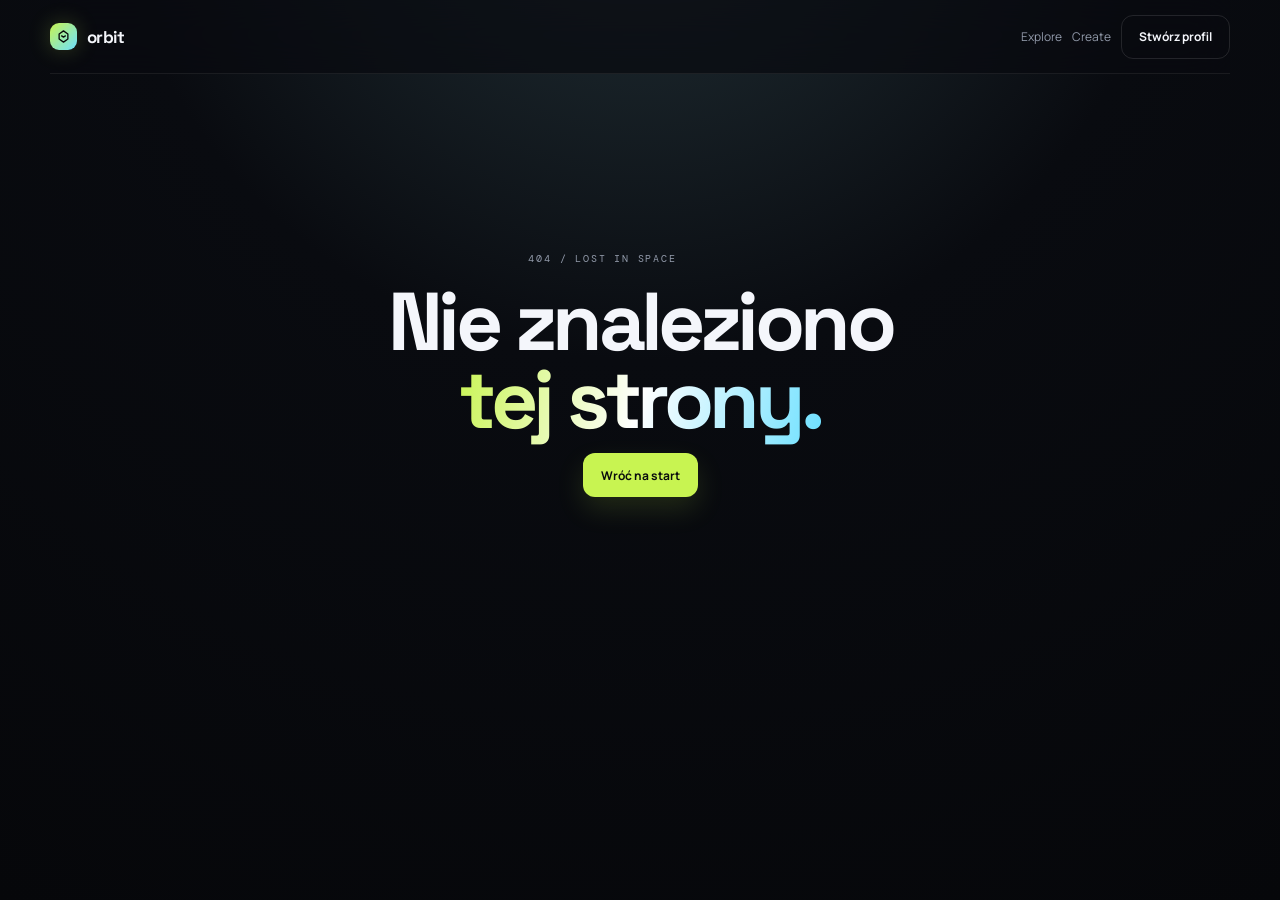
<file: index.html>
<!doctype html>
<html lang="pl">
  <head>
    <meta charset="UTF-8" />
    <meta name="viewport" content="width=device-width, initial-scale=1.0" />
    <meta name="theme-color" content="#090b10" />
    <meta name="description" content="Orbit profiles - stwórz własny, nowoczesny profil w kilka minut." />
    <meta property="og:type" content="website" />
    <meta property="og:url" content="https://xsqezz.github.io/" />
    <meta property="og:title" content="Orbit profiles" />
    <meta property="og:description" content="Twoje linki, styl i muzyka. Jedna osobista strona." />
    <meta property="og:image" content="https://xsqezz.github.io/assets/og-cover.svg" />
    <meta name="twitter:card" content="summary_large_image" />
    <link rel="icon" href="assets/favicon.svg" type="image/svg+xml" />
    <link rel="preconnect" href="https://fonts.googleapis.com" />
    <link rel="preconnect" href="https://fonts.gstatic.com" crossorigin />
    <link href="https://fonts.googleapis.com/css2?family=DM+Mono:wght@400;500&family=Manrope:wght@400;500;600;700;800&family=Space+Grotesk:wght@500;600;700&display=swap" rel="stylesheet" />
    <link rel="stylesheet" href="style.css" />
    <title>Orbit profiles</title>
  </head>
  <body>
    <div class="site-noise" aria-hidden="true"></div>
    <div class="site-orb site-orb-a" aria-hidden="true"></div>
    <div class="site-orb site-orb-b" aria-hidden="true"></div>
    <header class="site-header" id="site-header"></header>
    <main id="app" class="app-shell" tabindex="-1">
      <section class="hero static-fallback">
        <div class="hero-copy">
          <p class="eyebrow">a better place for your internet self</p>
          <h1>Twoje linki.<br /><span class="gradient-text">Twój orbit.</span></h1>
          <p>Stwórz profil, który wygląda jak Ty. Zbierz linki, projekty i social media w jednym miejscu.</p>
          <div class="hero-actions"><a class="button primary" href="/create">Stwórz profil</a><a class="button" href="/xsqezz">Zobacz przykład</a></div>
        </div>
      </section>
    </main>
    <div id="toast" class="toast" role="status" aria-live="polite"></div>
    <script src="config.js"></script>
    <script defer src="script.js?v=20260724-8"></script>
  </body>
</html>
</file>
<file: style.css>
:root {
  --bg: #090b10;
  --bg-soft: #10141b;
  --panel: rgba(18, 22, 30, .76);
  --panel-strong: rgba(26, 31, 42, .92);
  --line: rgba(255,255,255,.11);
  --line-bright: rgba(255,255,255,.2);
  --text: #f4f6fb;
  --muted: #939bab;
  --muted-2: #606878;
  --accent: #c8f451;
  --accent-2: #6ce0ff;
  --danger: #ff8294;
  --shadow: 0 28px 100px rgba(0,0,0,.45);
  --radius: 22px;
}

* { box-sizing: border-box; }
html { min-width: 320px; background: var(--bg); scroll-behavior: smooth; }
body { min-height: 100vh; margin: 0; overflow-x: hidden; color: var(--text); background: radial-gradient(circle at 50% -20%, #24343a 0, var(--bg) 43%, #06070a 100%); font-family: Manrope, sans-serif; }
body, button, input, textarea, select { font-family: Manrope, sans-serif; }
button, input, textarea, select { font-size: inherit; }
button, a { -webkit-tap-highlight-color: transparent; }
a { color: inherit; }
[hidden] { display: none !important; }

.site-noise, .site-orb { position: fixed; pointer-events: none; }
.site-noise { z-index: -1; inset: 0; opacity: .05; background-image: url("data:image/svg+xml,%3Csvg viewBox='0 0 180 180' xmlns='http://www.w3.org/2000/svg'%3E%3Cfilter id='n'%3E%3CfeTurbulence type='fractalNoise' baseFrequency='.85' numOctaves='3' stitchTiles='stitch'/%3E%3C/filter%3E%3Crect width='100%25' height='100%25' filter='url(%23n)' opacity='.7'/%3E%3C/svg%3E"); }
.site-orb { z-index: -2; width: 42vw; height: 42vw; min-width: 320px; min-height: 320px; border-radius: 50%; filter: blur(100px); opacity: .15; animation: float-orb 18s ease-in-out infinite alternate; }
.site-orb-a { top: -16%; left: -10%; background: var(--accent-2); }.site-orb-b { right: -14%; bottom: -18%; background: var(--accent); animation-delay: -6s; }
.site-header { position: sticky; z-index: 10; top: 0; display: flex; width: min(1180px, calc(100% - 36px)); height: 74px; margin: 0 auto; align-items: center; justify-content: space-between; border-bottom: 1px solid rgba(255,255,255,.07); background: rgba(9,11,16,.72); backdrop-filter: blur(18px); }
.brand { display: inline-flex; align-items: center; gap: 10px; color: var(--text); font-family: "Space Grotesk", sans-serif; font-size: 17px; font-weight: 700; letter-spacing: -.04em; text-decoration: none; }.brand-mark { display: grid; width: 27px; height: 27px; place-items: center; border-radius: 9px; color: #080a0c; background: linear-gradient(135deg, var(--accent), var(--accent-2)); box-shadow: 0 0 22px rgba(200,244,81,.22); }.brand-mark svg { width: 15px; height: 15px; fill: none; stroke: currentColor; stroke-linecap: round; stroke-linejoin: round; stroke-width: 2.1; }
.nav-actions, .inline-actions { display: flex; align-items: center; gap: 10px; }.nav-link { color: var(--muted); font-size: 12px; text-decoration: none; transition: color .2s ease; }.nav-link:hover { color: var(--text); }
.app-shell { width: min(1180px, calc(100% - 36px)); min-height: calc(100vh - 74px); margin: 0 auto; padding: 52px 0 90px; animation: page-in .45s ease both; }.app-shell:focus { outline: none; }
.eyebrow, .label, .mono { font-family: "DM Mono", monospace; }.eyebrow { margin: 0 0 16px; color: var(--accent); font-size: 10px; letter-spacing: .18em; text-transform: uppercase; }.muted { color: var(--muted); }.small { font-size: 12px; line-height: 1.7; }
h1, h2, h3, p { margin-top: 0; } h1, h2, h3 { font-family: "Space Grotesk", sans-serif; letter-spacing: -.055em; } h1 { font-size: clamp(44px, 7vw, 82px); line-height: .95; } h2 { font-size: clamp(30px, 5vw, 52px); line-height: 1; } h3 { font-size: 20px; }
.gradient-text { color: var(--accent); background: linear-gradient(105deg, var(--accent), #fff, var(--accent-2)); -webkit-background-clip: text; background-clip: text; -webkit-text-fill-color: transparent; }
.button { display: inline-flex; min-height: 44px; align-items: center; justify-content: center; gap: 8px; padding: 0 17px; border: 1px solid var(--line); border-radius: 12px; color: var(--text); background: rgba(255,255,255,.055); font-size: 12px; font-weight: 700; text-decoration: none; cursor: pointer; transition: transform .2s ease, border-color .2s ease, background .2s ease, box-shadow .2s ease; }.button:hover { transform: translateY(-2px); border-color: var(--line-bright); background: rgba(255,255,255,.1); }.button.primary { border-color: transparent; color: #0a0c0d; background: var(--accent); box-shadow: 0 12px 28px rgba(200,244,81,.13); }.button.primary:hover { background: #d8ff6e; box-shadow: 0 14px 32px rgba(200,244,81,.24); }.button.ghost { background: transparent; }.button.danger { color: var(--danger); }
.hero { display: grid; min-height: 610px; align-items: center; grid-template-columns: minmax(0, 1fr) minmax(350px, .76fr); gap: 70px; }.hero-copy p { max-width: 560px; color: var(--muted); font-size: 16px; line-height: 1.8; }.hero-actions { display: flex; flex-wrap: wrap; gap: 11px; margin-top: 28px; }.hero-note { display: flex; align-items: center; gap: 9px; margin-top: 32px; color: var(--muted-2); font: 10px "DM Mono", monospace; letter-spacing: .05em; text-transform: uppercase; }.pulse-dot { width: 7px; height: 7px; border-radius: 50%; background: var(--accent); box-shadow: 0 0 14px var(--accent); animation: pulse 2s infinite; }
.hero-showcase { position: relative; min-height: 530px; }.showcase-card { position: absolute; width: min(100%, 360px); padding: 21px; border: 1px solid var(--line); border-radius: 25px; background: linear-gradient(145deg, rgba(28,34,43,.82), rgba(12,14,20,.85)); box-shadow: var(--shadow); backdrop-filter: blur(20px); }.showcase-card.primary-card { top: 12%; right: 0; transform: rotate(3deg); animation: float-card 7s ease-in-out infinite; }.showcase-card.secondary-card { bottom: 4%; left: 0; width: 270px; transform: rotate(-7deg); opacity: .74; animation: float-card 9s ease-in-out -2s infinite reverse; }.mini-banner { height: 95px; margin: -21px -21px 18px; border-radius: 24px 24px 12px 12px; background: linear-gradient(120deg, #293f45, #161e29 55%, #b1df51); }.mini-profile { display: flex; align-items: center; gap: 12px; }.mini-avatar { width: 55px; height: 55px; border: 3px solid rgba(255,255,255,.85); border-radius: 38% 62% 63% 37% / 41% 39% 61% 59%; background: linear-gradient(135deg, var(--accent), var(--accent-2)); }.mini-name { margin: 0; font-family: "Space Grotesk"; font-size: 19px; font-weight: 700; }.mini-handle { margin: 3px 0 0; color: var(--muted); font: 10px "DM Mono", monospace; }.mini-bio { margin: 14px 0; color: var(--muted); font-size: 11px; line-height: 1.6; }.mini-links { display: grid; gap: 7px; }.mini-link { height: 34px; border: 1px solid var(--line); border-radius: 10px; background: rgba(255,255,255,.045); }.showcase-tag { position: absolute; top: 3%; left: 5%; z-index: 1; padding: 8px 10px; border: 1px solid rgba(200,244,81,.24); border-radius: 9px; color: var(--accent); background: rgba(200,244,81,.08); font: 10px "DM Mono", monospace; transform: rotate(-8deg); }
.feature-grid { display: grid; grid-template-columns: repeat(3, 1fr); gap: 14px; margin-top: 42px; }.feature-card { padding: 23px; border: 1px solid var(--line); border-radius: 18px; background: rgba(255,255,255,.035); }.feature-number { color: var(--accent); font: 12px "DM Mono", monospace; }.feature-card h3 { margin: 22px 0 8px; }.feature-card p { margin: 0; color: var(--muted); font-size: 12px; line-height: 1.7; }
.section-heading { display: flex; align-items: end; justify-content: space-between; gap: 24px; margin: 45px 0 22px; }.section-heading h2 { margin: 0; }.section-heading p { max-width: 330px; margin: 0; color: var(--muted); font-size: 12px; line-height: 1.7; }
.gallery { display: grid; grid-template-columns: repeat(3, 1fr); gap: 14px; }.gallery .profile-card { min-height: 270px; padding: 18px; }.gallery .profile-card:nth-child(2) { transform: translateY(20px); }.gallery .profile-card:nth-child(3) { transform: translateY(7px); }.profile-card { overflow: hidden; border: 1px solid var(--line); border-radius: 20px; background: var(--panel); box-shadow: 0 18px 50px rgba(0,0,0,.18); backdrop-filter: blur(20px); }
.profile-card .mini-banner { height: 65px; margin: -18px -18px 13px; border-radius: 20px 20px 10px 10px; }.profile-card .mini-avatar { width: 41px; height: 41px; }.profile-card .mini-name { font-size: 16px; }.profile-card .mini-bio { margin: 10px 0; }.profile-card .mini-link { height: 29px; }
.app-footer { display: flex; justify-content: space-between; gap: 20px; margin-top: 95px; padding-top: 20px; border-top: 1px solid var(--line); color: var(--muted-2); font: 10px "DM Mono", monospace; text-transform: uppercase; letter-spacing: .08em; }
.auth-layout, .editor-layout, .dashboard-layout { display: grid; grid-template-columns: minmax(0, 1fr) minmax(330px, .82fr); gap: 22px; align-items: start; }.auth-card, .panel { padding: 28px; border: 1px solid var(--line); border-radius: var(--radius); background: var(--panel); box-shadow: var(--shadow); backdrop-filter: blur(20px); }.auth-card { max-width: 550px; margin: 65px auto; }.auth-card h1 { margin-bottom: 13px; font-size: 44px; }.form-stack { display: grid; gap: 16px; }.field { display: grid; gap: 7px; }.field-grid { display: grid; grid-template-columns: repeat(2, 1fr); gap: 12px; }.label { color: var(--muted); font-size: 9px; letter-spacing: .11em; text-transform: uppercase; }.input, .textarea, .select { width: 100%; padding: 12px 13px; border: 1px solid var(--line); border-radius: 11px; outline: none; color: var(--text); background: rgba(255,255,255,.045); transition: border-color .2s ease, box-shadow .2s ease; }.textarea { min-height: 93px; resize: vertical; }.input:focus, .textarea:focus, .select:focus { border-color: rgba(200,244,81,.65); box-shadow: 0 0 0 3px rgba(200,244,81,.1); }.select option { color: #111; }.field-hint { color: var(--muted-2); font-size: 10px; line-height: 1.5; }.check-row { display: flex; align-items: center; gap: 9px; color: var(--muted); font-size: 12px; }.check-row input { accent-color: var(--accent); }.range-row { display: grid; grid-template-columns: 1fr auto; align-items: center; gap: 10px; }.range { width: 100%; accent-color: var(--accent); }.range-value { min-width: 35px; color: var(--accent); font: 10px "DM Mono", monospace; text-align: right; }
.panel-heading { display: flex; align-items: start; justify-content: space-between; gap: 14px; margin-bottom: 22px; }.panel-heading h2, .panel-heading h3 { margin: 0; }.panel-heading p { margin: 6px 0 0; color: var(--muted); font-size: 11px; line-height: 1.5; }.section-block { padding-top: 22px; margin-top: 22px; border-top: 1px solid var(--line); }.section-block:first-child { padding-top: 0; margin-top: 0; border-top: 0; }.section-title { display: flex; align-items: center; justify-content: space-between; margin-bottom: 13px; color: var(--text); font: 11px "DM Mono", monospace; letter-spacing: .08em; text-transform: uppercase; }.social-grid { display: grid; grid-template-columns: repeat(2, 1fr); gap: 10px; }.social-input { position: relative; }.social-input .input { padding-left: 34px; }.social-icon { position: absolute; top: 14px; left: 12px; color: var(--accent); font: 11px "DM Mono", monospace; }.add-link { display: grid; grid-template-columns: 1fr 1fr auto; gap: 8px; }.remove-button { display: grid; width: 42px; place-items: center; border: 1px solid var(--line); border-radius: 11px; color: var(--danger); background: transparent; cursor: pointer; }.editor-actions { position: sticky; bottom: 15px; display: flex; flex-wrap: wrap; gap: 9px; margin-top: 20px; padding: 12px; border: 1px solid var(--line); border-radius: 15px; background: rgba(10,12,17,.83); backdrop-filter: blur(18px); }.editor-actions .button { flex: 1; }
.preview-wrap { position: sticky; top: 95px; }.preview-label { margin: 0 0 11px; color: var(--muted-2); font: 10px "DM Mono", monospace; letter-spacing: .13em; text-transform: uppercase; }.preview-stage { display: grid; min-height: 650px; place-items: center; padding: 24px; border: 1px solid var(--line); border-radius: 25px; background: radial-gradient(circle at 50% 0, rgba(111,224,255,.09), transparent 47%), #0b0e14; }.preview-profile { width: min(100%, 325px); min-height: 510px; padding: 18px; border: 1px solid rgba(255,255,255,.15); border-radius: 23px; background: rgba(25,29,39,.79); box-shadow: 0 24px 60px rgba(0,0,0,.35); text-align: center; transition: filter .3s ease, background .3s ease; }.preview-banner { height: 92px; margin: -18px -18px 19px; border-radius: 22px 22px 12px 12px; background: linear-gradient(120deg, #293c43, #1a222d 55%, #c8f451); background-size: cover; background-position: center; }.preview-avatar { width: 75px; height: 75px; margin: -52px auto 12px; border: 4px solid rgba(255,255,255,.9); border-radius: 34% 66% 62% 38% / 42% 39% 61% 58%; background: linear-gradient(135deg, var(--accent), var(--accent-2)); background-size: cover; background-position: center; }.preview-name { margin: 0; font-family: "Space Grotesk"; font-size: 25px; }.preview-username { margin: 4px 0 11px; color: var(--accent); font: 10px "DM Mono", monospace; }.preview-bio { min-height: 38px; margin: 0 auto 16px; color: var(--muted); font-size: 11px; line-height: 1.6; }.preview-badge { display: inline-flex; margin: 0 0 13px; padding: 5px 8px; border: 1px solid rgba(200,244,81,.22); border-radius: 99px; color: var(--accent); background: rgba(200,244,81,.08); font: 9px "DM Mono", monospace; }.preview-links { display: grid; gap: 8px; }.preview-link { min-height: 39px; display: grid; place-items: center; border: 1px solid rgba(255,255,255,.1); border-radius: 11px; color: var(--text); background: rgba(255,255,255,.045); font-size: 11px; }.preview-status { display: inline-flex; align-items: center; gap: 6px; margin-top: 15px; color: var(--muted-2); font: 9px "DM Mono", monospace; }.preview-status i { width: 5px; height: 5px; border-radius: 50%; background: var(--accent); }.preview-status.offline i { background: var(--muted-2); }
.public-profile { display: grid; min-height: calc(100vh - 74px); place-items: center; padding: 25px 0; background: radial-gradient(circle at 50% -10%, color-mix(in srgb, var(--profile-accent) 18%, transparent), transparent 45%), var(--profile-bg); }
.public-card { width: min(100%, 430px); overflow: hidden; border: 1px solid rgba(255,255,255,.14); border-radius: 26px; background: rgba(19,23,31,.77); box-shadow: 0 30px 100px rgba(0,0,0,.45); backdrop-filter: blur(var(--profile-blur)); }.public-banner { height: 145px; background-size: cover; background-position: center; }.public-content { padding: 0 25px 22px; text-align: center; }.public-avatar { width: 92px; height: 92px; margin: -46px auto 14px; border: 4px solid rgba(255,255,255,.92); border-radius: 34% 66% 62% 38% / 42% 39% 61% 58%; background-color: var(--profile-accent); background-size: cover; background-position: center; box-shadow: 0 14px 32px rgba(0,0,0,.28); }.public-status { display: inline-flex; align-items: center; gap: 7px; color: var(--profile-accent); font: 9px "DM Mono", monospace; text-transform: uppercase; letter-spacing: .12em; }.public-status i { width: 6px; height: 6px; border-radius: 50%; background: currentColor; box-shadow: 0 0 12px currentColor; }.public-status.offline { color: var(--muted-2); }.public-username { margin: 12px 0 6px; color: var(--profile-accent); font: 10px "DM Mono", monospace; }.public-name { margin: 0; font-size: 35px; line-height: 1; }.public-bio { max-width: 330px; min-height: 24px; margin: 14px auto 13px; color: var(--muted); font-size: 12px; line-height: 1.7; }.public-badge { display: inline-flex; margin-bottom: 15px; padding: 6px 9px; border: 1px solid color-mix(in srgb, var(--profile-accent) 40%, transparent); border-radius: 99px; color: var(--profile-accent); background: color-mix(in srgb, var(--profile-accent) 10%, transparent); font: 9px "DM Mono", monospace; }.public-links { display: grid; gap: 9px; }.public-link { display: flex; min-height: 54px; align-items: center; justify-content: space-between; padding: 0 15px; border: 1px solid rgba(255,255,255,.11); border-radius: 13px; color: var(--text); background: rgba(255,255,255,.045); font-size: 12px; font-weight: 700; text-align: left; text-decoration: none; transition: transform .2s ease, border-color .2s ease, background .2s ease; }.public-link:hover { transform: translateY(-2px); border-color: color-mix(in srgb, var(--profile-accent) 55%, transparent); background: color-mix(in srgb, var(--profile-accent) 10%, transparent); }.public-link span { color: var(--profile-accent); font-size: 17px; }.public-music { display: flex; align-items: center; gap: 10px; margin-top: 15px; padding: 10px; border: 1px solid rgba(108,224,255,.24); border-radius: 13px; color: var(--muted); background: rgba(108,224,255,.05); font: 9px "DM Mono", monospace; text-transform: uppercase; }.music-toggle { display: grid; width: 29px; height: 29px; place-items: center; border: 0; border-radius: 9px; color: #0a0d10; background: var(--accent-2); cursor: pointer; }.music-volume { width: 70px; margin-left: auto; accent-color: var(--profile-accent); }.public-footer { display: flex; justify-content: space-between; margin-top: 20px; color: var(--muted-2); font: 9px "DM Mono", monospace; text-transform: uppercase; letter-spacing: .07em; }.has-animations .public-card { animation: page-in .7s cubic-bezier(.2,.8,.2,1) both; }.has-animations .public-link { animation: page-in .5s both; }.public-links .public-link:nth-child(2) { animation-delay: 70ms; }.public-links .public-link:nth-child(3) { animation-delay: 140ms; }.public-links .public-link:nth-child(4) { animation-delay: 210ms; }
.dashboard-layout { grid-template-columns: 1fr; }.dashboard-hero { display: flex; align-items: end; justify-content: space-between; gap: 20px; margin-bottom: 20px; }.dashboard-hero h1 { margin: 0; font-size: clamp(38px, 6vw, 62px); }.dashboard-grid { display: grid; grid-template-columns: repeat(3, 1fr); gap: 13px; }.metric { padding: 18px; border: 1px solid var(--line); border-radius: 16px; background: rgba(255,255,255,.035); }.metric-label { color: var(--muted); font: 9px "DM Mono", monospace; text-transform: uppercase; }.metric-value { display: block; margin-top: 11px; color: var(--accent); font: 600 28px "Space Grotesk"; }.profile-manage { display: flex; align-items: center; justify-content: space-between; gap: 15px; padding: 16px; margin-top: 16px; border: 1px solid var(--line); border-radius: 15px; background: rgba(255,255,255,.035); }.profile-manage strong { display: block; margin-bottom: 4px; font-family: "Space Grotesk"; }.profile-manage span { color: var(--muted); font-size: 11px; }.manage-actions { display: flex; flex-wrap: wrap; gap: 8px; }
.empty-state { padding: 52px 25px; border: 1px dashed var(--line-bright); border-radius: 18px; text-align: center; }.empty-state p { max-width: 410px; margin: 0 auto 18px; color: var(--muted); line-height: 1.7; }
.toast { position: fixed; z-index: 30; right: 20px; bottom: 20px; max-width: min(360px, calc(100% - 40px)); padding: 12px 15px; border: 1px solid var(--line-bright); border-radius: 12px; color: var(--text); background: var(--panel-strong); box-shadow: var(--shadow); font-size: 12px; opacity: 0; transform: translateY(14px); pointer-events: none; transition: .25s ease; }.toast.is-visible { opacity: 1; transform: none; }.toast.error { border-color: rgba(255,130,148,.45); color: #ffd6dc; }
.loading { display: grid; min-height: 50vh; place-items: center; color: var(--muted); font: 11px "DM Mono", monospace; }.spinner { width: 21px; height: 21px; margin-right: 10px; display: inline-block; border: 2px solid var(--line); border-top-color: var(--accent); border-radius: 50%; vertical-align: middle; animation: spin 1s linear infinite; }
.not-found { min-height: 55vh; display: grid; place-items: center; text-align: center; }.not-found h1 { margin-bottom: 15px; }.not-found p { max-width: 430px; color: var(--muted); line-height: 1.7; }
@keyframes page-in { from { opacity: 0; transform: translateY(9px); } to { opacity: 1; transform: none; } } @keyframes float-card { 50% { transform: translateY(-11px) rotate(3deg); } } @keyframes float-orb { to { transform: translate(42px, 28px) scale(1.1); } } @keyframes pulse { 50% { opacity: .4; } } @keyframes spin { to { transform: rotate(360deg); } }
@media (max-width: 850px) { .hero, .auth-layout, .editor-layout { grid-template-columns: 1fr; }.hero { min-height: auto; padding: 48px 0 30px; }.hero-showcase { min-height: 520px; max-width: 520px; width: 100%; margin: 0 auto; }.preview-wrap { position: static; }.preview-stage { min-height: 0; }.gallery { grid-template-columns: repeat(3, 1fr); }.gallery .profile-card:nth-child(n) { transform: none; } }
@media (max-width: 620px) { .site-header, .app-shell { width: min(100% - 24px, 1180px); }.site-header { height: 65px; }.nav-link { display: none; }.app-shell { padding-top: 30px; }.hero h1 { font-size: clamp(43px, 14vw, 70px); }.hero-showcase { min-height: 440px; transform: scale(.92); transform-origin: top center; margin-bottom: -30px; }.showcase-card.primary-card { right: 1%; }.showcase-card.secondary-card { left: 1%; }.feature-grid, .gallery, .dashboard-grid { grid-template-columns: 1fr; }.section-heading, .dashboard-hero { display: block; }.section-heading p { margin-top: 10px; }.field-grid, .social-grid { grid-template-columns: 1fr; }.auth-card, .panel { padding: 20px; border-radius: 17px; }.add-link { grid-template-columns: 1fr; }.remove-button { width: 100%; min-height: 40px; }.app-footer { display: grid; gap: 9px; }.profile-manage { display: block; }.manage-actions { margin-top: 13px; }.editor-actions { position: static; }.editor-actions .button { flex: 1 1 42%; }.public-profile { min-height: calc(100vh - 65px); }.public-content { padding-inline: 17px; }.public-name { font-size: 30px; } }
@media (prefers-reduced-motion: reduce) { *, *::before, *::after { animation-duration: .01ms !important; animation-iteration-count: 1 !important; transition-duration: .01ms !important; scroll-behavior: auto !important; } }
</file>
